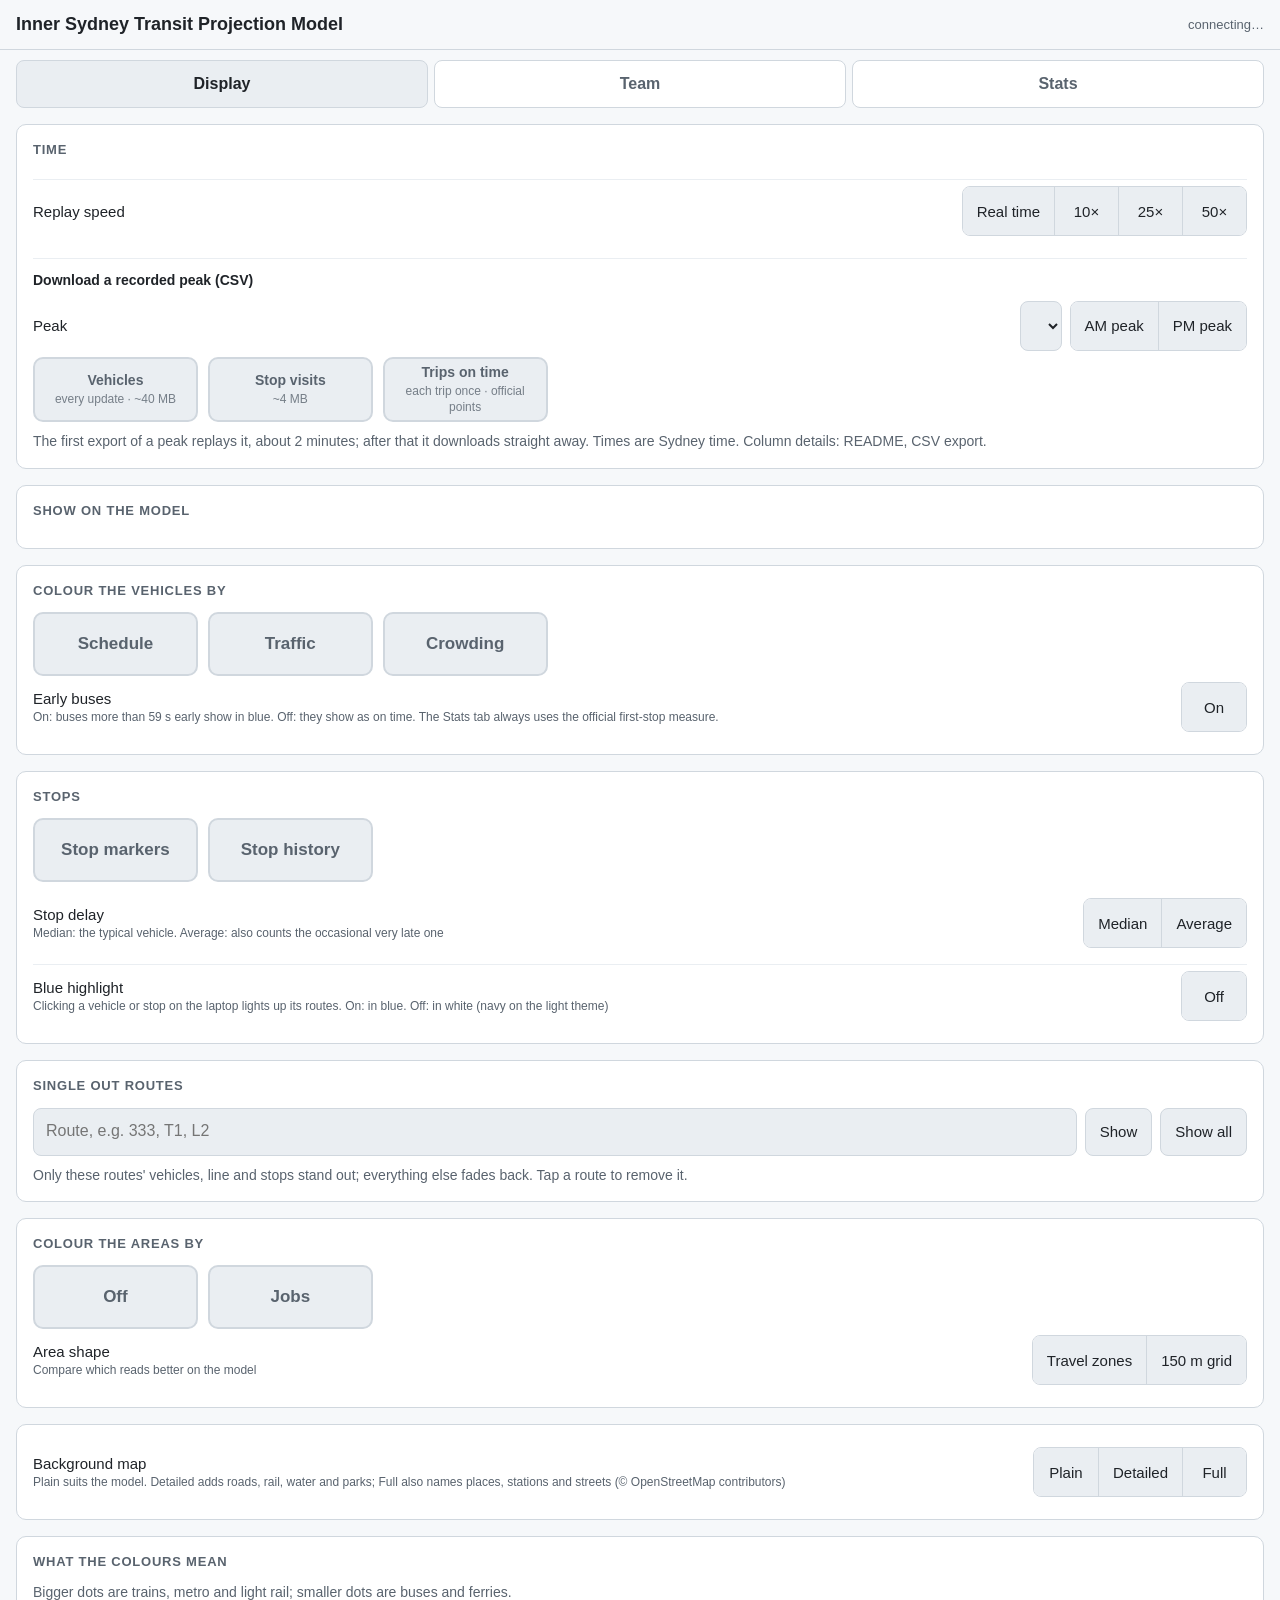
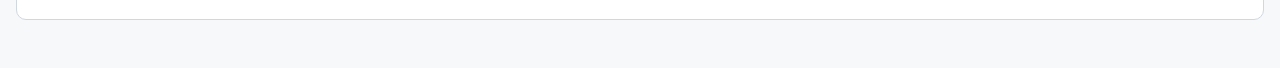
<file: renderer/controller.html>
<!doctype html>
<html>
<head>
<meta charset="utf-8" />
<meta name="viewport" content="width=device-width, initial-scale=1, maximum-scale=1" />
<title>Inner Sydney Transit Projection Model — Controller</title>
<style>
  /* The tablet next to the model. The projector mirrors the laptop screen, so
     every control lives here instead of on the projected image. Three tabs:
     Display (visitors), Team (alignment, health), Stats (what used to be /stats).
     Sizing is for fingers: every control is at least 48px tall. */
  * { box-sizing: border-box; }
  [hidden] { display: none !important; }
  :root {
    --bg: #0a0e14; --fg: #e6edf3; --muted: #7d8590; --warn: #f0883e; --bad: #ff6b6b;
    --panel-bg: #11161d; --panel-border: #21262d; --track-bg: #1c2129;
    --on-bg: #1f6feb; --on-fg: #ffffff;
    --bar-green: #39ff6a; --bar-blue: #bfe8ff; --ok: #3fb950;
  }
  @media (prefers-color-scheme: light) {
    :root {
      --bg: #f6f8fa; --fg: #1f2328; --muted: #59636e; --warn: #9a6700; --bad: #cf222e;
      --panel-bg: #ffffff; --panel-border: #d0d7de; --track-bg: #eaeef2;
      --on-bg: #0969da; --on-fg: #ffffff;
      --bar-green: #1a7f37; --bar-blue: #0969da; --ok: #1a7f37;
    }
  }
  html, body {
    margin: 0; padding: 0; min-height: 100%;
    background: var(--bg); color: var(--fg);
    font: 16px/1.4 -apple-system, BlinkMacSystemFont, "Segoe UI", sans-serif;
    -webkit-tap-highlight-color: transparent; user-select: none;
  }
  header {
    position: sticky; top: 0; z-index: 5; background: var(--bg);
    display: flex; align-items: center; gap: 12px; padding: 12px 16px;
    border-bottom: 1px solid var(--panel-border);
  }
  header h1 { font-size: 18px; margin: 0; font-weight: 600; flex: 1; }
  #link { font-size: 13px; color: var(--muted); }
  #link.down { color: var(--bad); }
  nav { display: flex; gap: 6px; padding: 10px 16px; }
  nav button {
    flex: 1; min-height: 48px; font: inherit; font-weight: 600; border-radius: 8px; cursor: pointer;
    background: var(--panel-bg); color: var(--muted); border: 1px solid var(--panel-border);
  }
  nav button[aria-selected="true"] { background: var(--track-bg); color: var(--fg); }
  main { padding: 6px 16px 32px; }
  .tab[hidden] { display: none; }
  section {
    background: var(--panel-bg); border: 1px solid var(--panel-border); border-radius: 10px;
    padding: 16px; margin-bottom: 16px;
  }
  section h2 {
    font-size: 13px; text-transform: uppercase; letter-spacing: 0.06em; color: var(--muted); margin: 0 0 12px;
  }
  .toggles { display: grid; grid-template-columns: repeat(auto-fill, minmax(150px, 1fr)); gap: 10px; }
  .toggle {
    min-height: 64px; font: inherit; font-size: 17px; font-weight: 600; border-radius: 10px; cursor: pointer;
    background: var(--track-bg); color: var(--muted); border: 2px solid var(--panel-border);
  }
  .toggle[aria-pressed="true"] { background: var(--on-bg); color: var(--on-fg); border-color: var(--on-bg); }
  .toggle:disabled { opacity: 0.4; cursor: default; }
  .legend { display: grid; grid-template-columns: repeat(auto-fill, minmax(150px, 1fr)); gap: 8px 16px; font-size: 15px; }
  .legend div { display: flex; align-items: center; gap: 10px; }
  .legend.defs { grid-template-columns: repeat(auto-fill, minmax(260px, 1fr)); gap: 12px 20px; }
  .legend.defs div { align-items: flex-start; }
  .legend.defs .swatch { margin-top: 3px; flex-shrink: 0; }
  .legend.defs small { display: block; color: var(--muted); font-size: 13px; line-height: 1.35; margin-top: 2px; }
  .swatch { width: 16px; height: 16px; border-radius: 50%; flex-shrink: 0; background: #000; }
  #now-showing { font-size: 17px; font-weight: 600; margin-bottom: 10px; }
  #now-showing small { display: block; font-size: 13px; font-weight: 400; color: var(--muted); }
  .transport { display: flex; gap: 8px; margin-bottom: 12px; }
  .transport #play-pause { min-width: 110px; font-weight: 600; }
  /* Tap anywhere on the track to jump there; the tall hit area is for fingers. */
  .timeline { position: relative; height: 36px; cursor: pointer; touch-action: none; }
  .timeline::before { content: ""; position: absolute; left: 0; right: 0; top: 15px; height: 6px; border-radius: 3px; background: var(--track-bg); }
  .timeline-fill { position: absolute; left: 0; top: 15px; height: 6px; width: 0; border-radius: 3px; background: var(--on-bg); }
  .timeline-thumb { position: absolute; top: 8px; width: 20px; height: 20px; margin-left: -10px; border-radius: 50%; background: var(--on-bg); border: 2px solid var(--fg); left: 0; }
  .timeline-labels { display: flex; justify-content: space-between; font-size: 13px; color: var(--muted); margin: 2px 0 12px; font-variant-numeric: tabular-nums; }
  #tl-now { color: var(--fg); font-weight: 600; }
  #session-choices { margin-bottom: 8px; }
  #session-choices .toggle, #export-buttons .toggle { font-size: 14px; min-height: 56px; padding: 4px 8px; }
  #session-choices .toggle small, #export-buttons .toggle small { display: block; font-weight: 400; font-size: 12px; opacity: 0.8; }
  #legend h3 { font-size: 14px; font-weight: 600; margin: 0 0 8px; }
  h3.sub { font-size: 14px; font-weight: 600; margin: 16px 0 4px; padding-top: 12px; border-top: 1px solid var(--track-bg); }
  #legend .legend + h3, #legend .note + h3 { margin-top: 16px; }
  .note { color: var(--muted); font-size: 14px; margin: 10px 0 0; }

  .row { display: flex; align-items: center; justify-content: space-between; gap: 12px; padding: 6px 0; }
  .row + .row { border-top: 1px solid var(--track-bg); }
  .row .label { font-size: 15px; }
  .row .label small { display: block; color: var(--muted); font-size: 12px; }
  .seg { display: inline-flex; flex-shrink: 0; border: 1px solid var(--panel-border); border-radius: 8px; overflow: hidden; }
  .seg button, .btn {
    font: inherit; font-size: 15px; min-height: 48px; min-width: 64px; padding: 0 14px; cursor: pointer;
    background: var(--track-bg); color: var(--fg); border: none;
  }
  .btn { border: 1px solid var(--panel-border); border-radius: 8px; }
  .seg button + button { border-left: 1px solid var(--panel-border); }
  .seg button[aria-pressed="true"] { background: var(--on-bg); color: var(--on-fg); }
  .seg button:disabled { opacity: 0.4; cursor: default; }
  /* Phone width: a row's buttons go under its label and share the width,
     rather than running off the edge */
  @media (max-width: 560px) {
    .row { flex-wrap: wrap; }
    .row > .seg { flex: 1 1 100%; }
    .row > .seg button { flex: 1; min-width: 0; padding: 0 6px; }
  }
  .day-pick { display: flex; gap: 8px; flex-wrap: wrap; justify-content: flex-end; }
  .day-pick select {
    font: inherit; font-size: 15px; min-height: 48px; padding: 0 10px; cursor: pointer;
    background: var(--track-bg); color: var(--fg); border: 1px solid var(--panel-border); border-radius: 8px;
  }
  .btn.warn { color: var(--warn); }

  .nudge { display: grid; grid-template-columns: repeat(3, 64px); grid-template-rows: repeat(3, 56px); gap: 6px; }
  .nudge button { font-size: 22px; }
  .nudge-wrap { display: flex; flex-wrap: wrap; gap: 20px; align-items: center; }
  .nudge-side { display: flex; flex-direction: column; gap: 8px; }
  .nudge-side .seg { align-self: flex-start; }
  #nudge-readout, #corners-readout { font: 13px ui-monospace, monospace; color: var(--muted); }

  .health-grid { display: grid; grid-template-columns: 1fr auto auto; gap: 4px 16px; font-size: 14px; }
  .health-grid .head { color: var(--muted); font-size: 12px; text-transform: uppercase; }
  .num { text-align: right; font-variant-numeric: tabular-nums; }
  .route-pick { display: flex; gap: 8px; flex-wrap: wrap; }
  .route-pick input {
    flex: 1; min-width: 160px; min-height: 48px; padding: 0 12px; font: inherit; user-select: text;
    background: var(--track-bg); color: var(--fg); border: 1px solid var(--panel-border); border-radius: 8px;
  }
  #route-chips { display: flex; flex-wrap: wrap; gap: 8px; margin-top: 10px; }
  #route-chips:empty { display: none; }
  .chip {
    display: inline-flex; align-items: center; gap: 8px; min-height: 44px; padding: 0 4px 0 12px; cursor: pointer;
    font: inherit; font-size: 15px; font-weight: 600; color: var(--fg); text-align: left;
    background: var(--track-bg); border: 2px solid var(--panel-border); border-radius: 22px;
  }
  .chip .dot { width: 12px; height: 12px; border-radius: 50%; flex-shrink: 0; }
  .chip .x { color: var(--muted); font-size: 20px; padding: 0 8px; }
  .stale { color: var(--warn); }

  /* Stats tab -- carried over from the old /stats page. */
  .mode-row, .headers { display: grid; grid-template-columns: 120px repeat(3, minmax(0, 1fr)); gap: 10px; align-items: center; }
  .mode-row { padding: 8px 0; border-top: 1px solid var(--track-bg); }
  .mode-row:first-of-type { border-top: none; }
  .mode-name { font-weight: 600; font-size: 14px; }
  .window-label { font-size: 10px; color: var(--muted); text-transform: uppercase; text-align: center; }
  .window-stat { text-align: center; }
  .window-stat .pct { font-size: 20px; font-weight: 700; }
  .window-stat .bar { height: 5px; border-radius: 3px; background: var(--track-bg); margin: 5px 0 3px; overflow: hidden; }
  .window-stat .bar-fill { height: 100%; background: var(--bar-green); }
  .window-stat .breakdown { font-size: 10px; color: var(--muted); overflow-wrap: break-word; }
  @media (max-width: 560px) {
    .mode-row, .headers { grid-template-columns: 72px repeat(3, minmax(0, 1fr)); gap: 8px; }
    .mode-name { font-size: 13px; }
    .window-stat .pct { font-size: 16px; }
  }
  .alert-count { font-size: 42px; font-weight: 700; line-height: 1; }
  .alert-count.zero { color: var(--ok); }
  .alert-count.nonzero { color: var(--warn); }
  .alert-sub { color: var(--muted); font-size: 13px; margin-top: 6px; }
  .severity-chip { display: inline-block; background: var(--track-bg); border-radius: 4px; padding: 2px 8px; margin: 2px 4px 2px 0; font-size: 12px; }
  .route-list { font-size: 12px; color: var(--muted); margin-top: 10px; word-break: break-all; }
  .interchange-row { display: flex; align-items: center; gap: 10px; padding: 6px 0; }
  .interchange-name { width: 110px; flex-shrink: 0; font-size: 13px; }
  .interchange-bar-track { flex: 1; height: 14px; background: var(--track-bg); border-radius: 3px; overflow: hidden; }
  .interchange-bar-fill { height: 100%; background: var(--bar-blue); }
  .interchange-count { width: 28px; text-align: right; font-variant-numeric: tabular-nums; font-size: 13px; }
  .stats-grid { display: grid; grid-template-columns: 1.6fr 1fr; gap: 16px; align-items: start; }
  @media (max-width: 900px) { .stats-grid { grid-template-columns: minmax(0, 1fr); } }
  .stats-grid section { margin-bottom: 0; }
  .stats-side { display: flex; flex-direction: column; gap: 16px; }
</style>
</head>
<body>
<header>
  <h1>Inner Sydney Transit Projection Model</h1>
  <div id="link">connecting…</div>
</header>
<nav role="tablist">
  <button role="tab" data-tab="display" aria-selected="true">Display</button>
  <button role="tab" data-tab="team" aria-selected="false">Team</button>
  <button role="tab" data-tab="stats" aria-selected="false">Stats</button>
</nav>

<main>
  <div class="tab" id="tab-display">
    <section>
      <h2>Time</h2>
      <div id="now-showing"></div>
      <div id="replay-controls" hidden>
        <div class="transport">
          <button class="btn" id="play-pause">Pause</button>
          <button class="btn" data-skip="-5">−5 min</button>
          <button class="btn" data-skip="5">+5 min</button>
        </div>
        <div class="timeline" id="timeline" role="slider" aria-label="Replay position" tabindex="0">
          <div class="timeline-fill"></div>
          <div class="timeline-thumb"></div>
        </div>
        <div class="timeline-labels"><span id="tl-start"></span><span id="tl-now"></span><span id="tl-end"></span></div>
      </div>
      <div class="toggles" id="session-choices"></div>
      <div class="row" id="peak-row" hidden>
        <div class="label">Recorded peak<small id="peak-note"></small></div>
        <div class="day-pick">
          <select id="peak-day" aria-label="Recorded day"></select>
          <div class="seg" id="peak-seg">
            <button data-peak="am">AM peak</button>
            <button data-peak="pm">PM peak</button>
          </div>
        </div>
      </div>
      <div class="row" id="speed-row">
        <div class="label">Replay speed</div>
        <div class="seg" id="speed-seg">
          <button data-speed="1">Real time</button>
          <button data-speed="10">10×</button>
          <button data-speed="25">25×</button>
          <button data-speed="50">50×</button>
        </div>
      </div>
      <div id="export-block">
        <h3 class="sub">Download a recorded peak (CSV)</h3>
        <div class="row">
          <div class="label">Peak<small id="export-note"></small></div>
          <div class="day-pick">
            <select id="export-day" aria-label="Day to export"></select>
            <div class="seg" id="export-peak-seg">
              <button data-export-peak="am">AM peak</button>
              <button data-export-peak="pm">PM peak</button>
            </div>
          </div>
        </div>
        <div class="toggles" id="export-buttons">
          <button class="toggle" data-export="vehicles">Vehicles<small>every update · ~40 MB</small></button>
          <button class="toggle" data-export="stop_visits">Stop visits<small>~4 MB</small></button>
          <button class="toggle" data-export="trips">Trips on time<small>each trip once · official points</small></button>
        </div>
        <p class="note" id="export-status">The first export of a peak replays it, about 2 minutes; after that it downloads straight away. Times are Sydney time. Column details: README, CSV export.</p>
      </div>
    </section>
    <section>
      <h2>Show on the model</h2>
      <div class="toggles" id="mode-toggles"></div>
    </section>
    <section>
      <h2>Colour the vehicles by</h2>
      <div class="toggles" id="lens-choices">
        <button class="toggle" data-lens="adherence">Schedule</button>
        <button class="toggle" data-lens="congestion">Traffic</button>
        <button class="toggle" data-lens="crowding">Crowding</button>
      </div>
      <div class="row" id="early-row">
        <div class="label">Early buses<small>On: buses more than 59 s early show in blue. Off: they show as on time. The Stats tab always uses the official first-stop measure.</small></div>
        <div class="seg"><button data-control="early_buses">On</button></div>
      </div>
    </section>
    <section>
      <h2>Stops</h2>
      <div class="toggles">
        <button class="toggle" data-control="stops" aria-pressed="false">Stop markers</button>
        <button class="toggle" data-control="stop_history" aria-pressed="false">Stop history</button>
      </div>
      <div class="row" style="margin-top:10px">
        <div class="label">Stop delay<small>Median: the typical vehicle. Average: also counts the occasional very late one</small></div>
        <div class="seg" id="stop-metric-seg">
          <button data-stop-metric="median">Median</button>
          <button data-stop-metric="mean">Average</button>
        </div>
      </div>
      <div class="row" style="margin-top:10px">
        <div class="label">Blue highlight<small>Clicking a vehicle or stop on the laptop lights up its routes. On: in blue. Off: in white (navy on the light theme)</small></div>
        <div class="seg"><button data-control="blue_highlight">Off</button></div>
      </div>
    </section>
    <section>
      <h2>Single out routes</h2>
      <div class="route-pick">
        <input id="route-input" list="route-list" placeholder="Route, e.g. 333, T1, L2" autocomplete="off" />
        <datalist id="route-list"></datalist>
        <button class="btn" id="route-add">Show</button>
        <button class="btn" id="route-clear">Show all</button>
      </div>
      <div id="route-chips"></div>
      <p class="note" id="route-note">Only these routes' vehicles, line and stops stand out; everything else fades back. Tap a route to remove it.</p>
    </section>
    <section>
      <h2>Colour the areas by</h2>
      <div class="toggles" id="area-choices">
        <button class="toggle" data-area="none">Off</button>
        <button class="toggle" data-area="jobs">Jobs</button>
      </div>
      <div class="row">
        <div class="label">Area shape<small>Compare which reads better on the model</small></div>
        <div class="seg" id="unit-seg">
          <button data-unit="zones">Travel zones</button>
          <button data-unit="grid">150 m grid</button>
        </div>
      </div>
    </section>
    <section>
      <div class="row">
        <div class="label">Background map<small>Plain suits the model. Detailed adds roads, rail, water and parks; Full also names places, stations and streets (© OpenStreetMap contributors)</small></div>
        <div class="seg" id="basemap-seg">
          <button data-basemap="plain">Plain</button>
          <button data-basemap="detailed">Detailed</button>
          <button data-basemap="full">Full</button>
        </div>
      </div>
    </section>
    <section>
      <h2>What the colours mean</h2>
      <div id="legend"></div>
      <p class="note">Bigger dots are trains, metro and light rail; smaller dots are buses and ferries.</p>
    </section>
  </div>

  <div class="tab" id="tab-team" hidden>
    <div id="team-panel">
      <section>
        <h2>Projection</h2>
        <div class="row">
          <div class="label">Theme<small>Dark for the model, light for screens</small></div>
          <div class="seg" id="theme-seg">
            <button data-theme-choice="dark">Dark</button>
            <button data-theme-choice="light">Light</button>
          </div>
        </div>
        <div class="row">
          <div class="label">Verification overlay<small>Bright corridors, to check alignment</small></div>
          <div class="seg"><button data-control="verify">Off</button></div>
        </div>
        <div class="row">
          <div class="label">Status line on projection<small>Vehicle count, connection, nudge</small></div>
          <div class="seg"><button data-control="hud">Off</button></div>
        </div>
      </section>

      <section>
        <h2>Alignment</h2>
        <div class="row">
          <div class="label">Corner fit<small>Drag the four corners on the laptop onto the model's corners (or F)</small></div>
          <button class="btn warn" id="corners-toggle">Start</button>
        </div>
        <div class="row">
          <div class="label">Arrows move<small>The whole map, or one corner for fine fitting</small></div>
          <div class="seg" id="target-seg">
            <button data-target="map">Whole map</button>
            <button data-target="tl">NW</button>
            <button data-target="tr">NE</button>
            <button data-target="bl">SW</button>
            <button data-target="br">SE</button>
          </div>
        </div>
        <div class="nudge-wrap">
          <div class="nudge">
            <span></span><button class="btn" data-nudge="0,-1">↑</button><span></span>
            <button class="btn" data-nudge="-1,0">←</button>
            <button class="btn" id="step-toggle" title="Step size">2px</button>
            <button class="btn" data-nudge="1,0">→</button>
            <span></span><button class="btn" data-nudge="0,1">↓</button><span></span>
          </div>
          <div class="nudge-side">
            <div class="seg">
              <button data-scale="-1">Smaller</button>
              <button data-scale="1">Bigger</button>
            </div>
            <button class="btn" id="nudge-reset">Reset nudge</button>
            <button class="btn" id="corners-reset">Reset corners</button>
            <div id="nudge-readout"></div>
            <div id="corners-readout"></div>
          </div>
        </div>
        <p class="note">Nudge fixes small drift between sessions. If it's off by more than a few centimetres on the model, recalibrate.</p>
        <div class="row">
          <div class="label">Crosshair calibration<small>Drag crosshairs on the laptop; saving resets the nudge</small></div>
          <button class="btn warn" id="calibrate-toggle">Start</button>
        </div>
      </section>

      <section>
        <h2>System health</h2>
        <div id="health"></div>
      </section>
    </div>
  </div>

  <div class="tab" id="tab-stats" hidden>
    <div class="stats-grid">
      <section>
        <h2>On time by mode (per trip)</h2>
        <div class="headers">
          <div></div>
          <div class="window-label">15 min</div>
          <div class="window-label">1 hour</div>
          <div class="window-label">2 hours</div>
        </div>
        <div id="adherence-table"></div>
        <p class="note">Each trip counted once, where TfNSW measures it: buses as they leave their first stop (Greater Sydney Bus Contract: 59 s early to 5 min 59 s late), other modes by the predicted delay at their final stop (TfNSW punctuality: within 5 min, 6 min intercity). Trips with no live prediction aren't counted; cancelled ones count as not on time. Buses starting outside the model aren't seen leaving their first stop, so they aren't counted.</p>
      </section>
      <div class="stats-side">
        <section>
          <h2>Active service alerts</h2>
          <div id="alerts-panel"></div>
        </section>
        <section>
          <h2>Interchange activity (last 5 min)</h2>
          <div id="interchange-panel"></div>
        </section>
      </div>
    </div>
  </div>
</main>

<script>
"use strict";

const MODE_LABEL = {
  sydneytrains: "Sydney Trains", metro: "Metro", nswtrains: "NSW Trains",
  lightrail_innerwest: "Light Rail (IW)", lightrail_cbdandsoutheast: "Light Rail (CBD)",
  buses: "Buses", ferries: "Ferries",
};
const MODE_ORDER = ["sydneytrains", "metro", "lightrail_innerwest", "lightrail_cbdandsoutheast", "nswtrains", "buses", "ferries"];
const GROUP_LABEL = { trains: "Trains", metro: "Metro", lightrail: "Light rail", buses: "Buses", ferries: "Ferries" };
const WINDOWS = [900, 3600, 7200]; // per-trip punctuality windows (engine/normalise/aggregate.py)

// Same dark-theme colours as the projector (renderer/index.html), so the
// legend matches what's on the model. Each item is [colour, name, definition];
// the cut-offs come from /config and /areas?meta=1 where the engine sets them,
// so they can't drift from what's drawn.
const GREY = "#93a3b5";
const ADHERENCE_NAMES = {
  suburban_rail: "trains", intercity: "intercity trains", metro: "metro",
  light_rail: "light rail", bus: "buses", ferry: "ferries",
};
const minutes = (s) => `${+(s / 60).toFixed(1)}`;

// "5 min trains, metro, light rail & ferries; 6 min intercity trains", from {category: seconds}
function perMode(fmt, t = cfg.punctuality.late_seconds) {
  const byValue = new Map();
  for (const [cat, name] of Object.entries(ADHERENCE_NAMES)) {
    if (t[cat] == null) continue;
    if (!byValue.has(t[cat])) byValue.set(t[cat], []);
    byValue.get(t[cat]).push(name);
  }
  const join = (names) => names.length > 1 ? `${names.slice(0, -1).join(", ")} & ${names.at(-1)}` : names[0];
  return [...byValue].map(([s, names]) => `${fmt(s)} ${join(names)}`).join("; ");
}

const LEGENDS = {
  adherence: {
    title: "Vehicles: on schedule?",
    items: () => {
      const late = cfg.punctuality.late_seconds, early = cfg.punctuality.early_seconds || {};
      const clock = (s) => (s < 60 ? `${s} s` : s % 60 ? `${Math.floor(s / 60)} min ${s % 60} s` : `${s / 60} min`);
      const items = [
        ["#4da3ff", "Early", `Buses more than ${clock(early.bus ?? 59)} early (Greater Sydney Bus Contract). Leaving early means passengers miss the bus. Other modes aren't marked early: TfNSW's rail standard doesn't count running early against a train.`],
        ["#39ff6a", "On time", `Up to ${clock(late.suburban_rail)} late: Sydney Trains (TfNSW punctuality standard). Up to ${clock(late.intercity)}: intercity trains (TfNSW). Up to ${clock(late.bus)} late and no more than ${clock(early.bus ?? 59)} early: buses (Greater Sydney Bus Contract, 2023). Up to ${clock(late.metro)}: metro, light rail & ferries (no published standard found; TfNSW's Sydney Trains standard applied by the project).`],
        ["#ffb020", "Late", "Later than the on-time limit for its mode."],
        ["#c81c2e", "Missed its slot / cancelled", "Later than the on-time limit and also later than the scheduled gap to the next trip on its route and direction, so the next service would have come sooner (the project's own category, from the timetable). Or TfNSW has cancelled the trip. Sydney Trains, Metro and CBD light rail can't be matched to timetabled trips, so they show Late instead."],
        [GREY, "No schedule data", "No live delay prediction for the vehicle's trip, so it can't be compared with the timetable."],
      ];
      if (!control.early_buses) { // Early buses switch off: early ones are drawn green
        items.splice(0, 1);
        items[0][2] += " The Early buses switch is off, so buses running early show as on time too.";
      }
      return items;
    },
    note: "The colour is TfNSW's live predicted delay at the vehicle's next stop, wherever it is. TfNSW's official figures measure trains at their final destination and buses as they leave their first stop; the Stats tab counts each trip once that way.",
  },
  congestion: {
    title: "Traffic (reported by Transport for NSW)",
    items: () => [
      ["#3ddc84", cfg.congestion_labels[0], "Level 0: the bus reports RUNNING_SMOOTHLY."],
      ["#ffd23f", cfg.congestion_labels[1], "Level 1: STOP_AND_GO."],
      ["#ff8c1a", cfg.congestion_labels[2], "Level 2: CONGESTION."],
      ["#ff2e4d", cfg.congestion_labels[3], "Level 3: SEVERE_CONGESTION."],
      [GREY, "Not reported", "UNKNOWN or missing. Always the case for trains and metro on tracks, which aren't in road traffic."],
    ],
    note: "Each bus's own congestion field in TfNSW's live feed. TfNSW doesn't publish the speeds or delays behind its four levels, so there are no numbers to give; \"Traffic (our measure)\" is the version with stated cut-offs.",
  },
  crowding: {
    title: "Crowding (reported by Transport for NSW)",
    items: () => [
      ["#5ec8ff", cfg.crowding_labels[0], "Level 0: EMPTY or MANY_SEATS_AVAILABLE."],
      ["#b48cff", cfg.crowding_labels[1], "Level 1: FEW_SEATS_AVAILABLE."],
      ["#ff7ad9", cfg.crowding_labels[2], "Level 2: STANDING_ROOM_ONLY."],
      ["#ff2e4d", cfg.crowding_labels[3], "Level 3: CRUSHED_STANDING_ROOM_ONLY, FULL or NOT_ACCEPTING_PASSENGERS."],
      [GREY, "Not reported", "The vehicle sends no occupancy."],
    ],
    note: "Each vehicle's occupancy field in TfNSW's live feed: categories, not passenger counts. Trains report each carriage; the middle carriage is shown.",
  },
};

let areaMeta = null; // {available, meta} from /areas?meta=1

// round swatches for dots, square ones for areas
function defItems(items, round = false) {
  const shape = round ? "" : ";border-radius:3px";
  return `<div class="legend defs">${items.map(([c, name, def]) =>
    `<div><span class="swatch" style="background:${c}${shape}"></span><span>${name}${def ? `<small>${def}</small>` : ""}</span></div>`).join("")}</div>`;
}

const FIFTHS = ["Lowest fifth", "Second fifth", "Middle fifth", "Fourth fifth", "Highest fifth"];
const fmt = (n) => Math.round(n).toLocaleString("en-AU");

// "120–1,450 jobs" per fifth, from the server's actual ranges for the unit on show
function rangeItems(colors, layer, noun) {
  const unit = control.area_unit === "grid" ? "grid" : "zones";
  const ranges = areaMeta && areaMeta.meta.ranges ? areaMeta.meta.ranges[unit][layer] : null;
  const per = unit === "grid" ? `per ${areaMeta ? areaMeta.meta.grid_cell_m : 150} m square` : "per travel zone";
  return colors.map((c, i) => {
    const r = ranges && ranges[i];
    const span = i === 0 ? `Up to ${fmt(r && r[1])}` : r && `${fmt(r[0])}–${fmt(r[1])}`; // area shares of a job round down to 0
    return [c, FIFTHS[i], r ? `${span} ${noun} ${per}` : ""];
  });
}

const AREA_LEGENDS = {
  jobs: {
    title: "Jobs (TfNSW TZP24 projections)",
    items: () => rangeItems(["#2a2f6b", "#43449e", "#6a56c9", "#9d6be3", "#d892ff"], "jobs", "jobs"),
    note: (m) => `People employed in each area in ${m.jobs_year}: where jobs are, not where people live. Areas are ranked and split into five equal-sized groups; areas with no jobs aren't coloured. Zones differ in size, so a big zone can rank high on size alone.`,
  },
};

function areaLegend(key) {
  const def = AREA_LEGENDS[key];
  const note = areaMeta && areaMeta.meta.jobs_year ? `<p class="note">${def.note(areaMeta.meta)}</p>` : "";
  return `<h3>Areas: ${def.title}</h3>${defItems(def.items())}${note}<p class="note">Vehicles turn white while an area layer is on.</p>`;
}

// Stop history: same bands as renderer/index.html (STOP_DELAY_BANDS_S, STOP_CROWDED_BANDS)
function stopHistoryLegend() {
  const crowding = control.lens === "crowding";
  const items = crowding
    ? [["#5ec8ff", "Under 10%"], ["#b48cff", "10% to under 25%"], ["#ff7ad9", "25% to under 50%"], ["#ff2e4d", "50% or more"]]
    : [["#39ff6a", "Under 1 min late"], ["#ffd23f", "1 to under 2 min"], ["#ff8c1a", "2 to under 4 min"], ["#c81c2e", "4 min or more late"]];
  const what = crowding
    ? "Share of arrivals with few seats or fuller (crowding level 1 or more)"
    : `${control.stop_metric === "mean" ? "Mean" : "Median"} delay on arrival (early counts as under 1 min)`;
  return `<h3>Stops: history</h3>${defItems(items.map(([c, n]) => [c, n, ""]), true)}<p class="note">${what}, over every stop visit recorded live so far. Stops with fewer than 20 visits aren't coloured.</p>`;
}

function lensLegend(key) {
  const def = LEGENDS[key];
  return `${defItems(def.items(), true)}<p class="note">${def.note}</p>`;
}

function renderLegend() {
  const parts = [];
  if (control.area_layer !== "none") parts.push(areaLegend(control.area_layer));
  const lens = control.lens;
  if (control.area_layer === "none") parts.push(`<h3>${LEGENDS[lens].title}</h3>${lensLegend(lens)}`);
  if (control.stop_history) parts.push(stopHistoryLegend());
  document.getElementById("legend").innerHTML = parts.join("");
}
const NUDGE_STEPS = [2, 20];
const SCALE_STEP = 0.002;

let cfg = null;
let control = null; // server's display-control state; null until the first message
let ws = null;
let nudgeStep = NUDGE_STEPS[0];
let nudgeTarget = "map"; // or a corner: "tl", "tr", "br", "bl"
let sessions = []; // replayable recordings, from /recordings
let lastPlayback = null;

// --- Tabs --------------------------------------------------------------------

function showTab(name) {
  document.querySelectorAll("nav button").forEach((b) => b.setAttribute("aria-selected", String(b.dataset.tab === name)));
  document.querySelectorAll(".tab").forEach((t) => { t.hidden = t.id !== `tab-${name}`; });
  if (location.hash !== `#${name}`) history.replaceState(null, "", `#${name}`);
  if (name === "stats") refreshStats();
  if (name === "team") refreshHealth();
}
document.querySelector("nav").addEventListener("click", (ev) => {
  const b = ev.target.closest("button[data-tab]");
  if (b) showTab(b.dataset.tab);
});

// --- Server connection -------------------------------------------------------
// Every button sends a patch; the page only changes when the server's state
// comes back, so two controllers (or the laptop keyboard) never disagree.

function sendControl(patch) {
  if (ws && ws.readyState === WebSocket.OPEN) ws.send(JSON.stringify({ control: patch }));
}

function connect() {
  const proto = location.protocol === "https:" ? "wss:" : "ws:";
  ws = new WebSocket(`${proto}//${location.host}/ws`);
  const link = document.getElementById("link");
  ws.onopen = () => { link.textContent = "connected"; link.className = ""; };
  ws.onclose = () => {
    link.textContent = "disconnected — retrying"; link.className = "down";
    setTimeout(connect, 1000);
  };
  ws.onerror = () => ws.close();
  ws.onmessage = (ev) => {
    const msg = JSON.parse(ev.data);
    if (msg.control) render(msg.control);
    else if (msg.control_error) console.warn("control rejected:", msg.control_error);
    else if (msg.playback) renderPlayback(msg.playback);
    // the controller doesn't draw vehicles, it only reads the playback clock
  };
}

// --- Rendering control state -------------------------------------------------

function buildModeToggles() {
  const box = document.getElementById("mode-toggles");
  box.innerHTML = "";
  for (const group of Object.keys(cfg.mode_groups)) {
    const b = document.createElement("button");
    b.className = "toggle";
    b.dataset.group = group;
    b.textContent = GROUP_LABEL[group] || group;
    b.setAttribute("aria-pressed", "true");
    b.addEventListener("click", () => {
      if (control) sendControl({ modes: { [group]: !control.modes[group] } });
    });
    box.appendChild(b);
  }
}

function render(next) {
  control = next;
  document.querySelectorAll("#mode-toggles .toggle").forEach((b) => {
    b.setAttribute("aria-pressed", String(control.modes[b.dataset.group] !== false));
  });
  document.querySelectorAll("[data-control]").forEach((b) => {
    const on = !!control[b.dataset.control];
    b.setAttribute("aria-pressed", String(on));
    if (b.closest(".seg")) b.textContent = on ? "On" : "Off";
  });
  document.querySelectorAll("#theme-seg button").forEach((b) => {
    b.setAttribute("aria-pressed", String(b.dataset.themeChoice === control.theme));
  });
  document.querySelectorAll("[data-lens]").forEach((b) => b.setAttribute("aria-pressed", String(b.dataset.lens === control.lens)));
  document.getElementById("early-row").hidden = control.lens !== "adherence";
  document.querySelectorAll("[data-area]").forEach((b) => {
    b.setAttribute("aria-pressed", String(b.dataset.area === control.area_layer));
    if (b.dataset.area !== "none") b.disabled = !(areaMeta && areaMeta.available[b.dataset.area]);
  });
  document.querySelectorAll("[data-unit]").forEach((b) => b.setAttribute("aria-pressed", String(b.dataset.unit === control.area_unit)));
  document.querySelectorAll("[data-stop-metric]").forEach((b) => b.setAttribute("aria-pressed", String(b.dataset.stopMetric === control.stop_metric)));
  document.querySelectorAll("[data-basemap]").forEach((b) => {
    b.setAttribute("aria-pressed", String(b.dataset.basemap === control.basemap));
    if (b.dataset.basemap !== "plain") b.disabled = !(cfg && cfg.basemap_available);
  });
  renderRouteChips();
  renderLegend();
  renderSessions();
  document.querySelectorAll("#speed-seg button").forEach((b) => {
    b.setAttribute("aria-pressed", String(Number(b.dataset.speed) === control.playback.speed));
  });
  const cal = document.getElementById("calibrate-toggle");
  cal.textContent = control.calibrate ? "Stop" : "Start";
  const n = control.nudge;
  document.getElementById("nudge-readout").textContent =
    `x ${n.dx >= 0 ? "+" : ""}${n.dx}px  y ${n.dy >= 0 ? "+" : ""}${n.dy}px  scale ${n.scale.toFixed(3)}`;
  document.getElementById("corners-toggle").textContent = control.corners ? "Done" : "Start";
  document.querySelectorAll("#target-seg button").forEach((b) => {
    b.setAttribute("aria-pressed", String(b.dataset.target === nudgeTarget));
  });
  const w = control.warp;
  const moved = ["tl", "tr", "bl", "br"].filter((c) => w[c][0] || w[c][1]);
  document.getElementById("corners-readout").textContent = moved.length
    ? "corners " + moved.map((c) => `${CORNER_NAMES[c]} ${w[c][0]},${w[c][1]}`).join("  ")
    : "corners not moved";
}

document.addEventListener("click", (ev) => {
  const b = ev.target.closest("[data-control]");
  if (b && control) sendControl({ [b.dataset.control]: !control[b.dataset.control] });
});
document.getElementById("lens-choices").addEventListener("click", (ev) => {
  const b = ev.target.closest("[data-lens]");
  if (b) sendControl({ lens: b.dataset.lens });
});
document.getElementById("area-choices").addEventListener("click", (ev) => {
  const b = ev.target.closest("[data-area]");
  if (b && !b.disabled) sendControl({ area_layer: b.dataset.area });
});
document.getElementById("basemap-seg").addEventListener("click", (ev) => {
  const b = ev.target.closest("[data-basemap]");
  if (b && !b.disabled) sendControl({ basemap: b.dataset.basemap });
});
document.getElementById("stop-metric-seg").addEventListener("click", (ev) => {
  const b = ev.target.closest("[data-stop-metric]");
  if (b) sendControl({ stop_metric: b.dataset.stopMetric });
});

// --- Singling out routes -----------------------------------------------------

const MAX_ROUTES = 8;
const ROUTE_NOTE = "Only these routes' vehicles, line and stops stand out; everything else fades back. Tap a route to remove it.";
let routeCatalog = [];

async function loadRouteCatalog() {
  try {
    routeCatalog = await (await fetch("/routes")).json();
  } catch (_) {
    setTimeout(loadRouteCatalog, 5000);
    return;
  }
  const list = document.getElementById("route-list");
  list.innerHTML = "";
  for (const r of routeCatalog) {
    const o = document.createElement("option");
    o.value = r.name;
    o.label = r.long_name;
    list.appendChild(o);
  }
  if (control) renderRouteChips();
}

// Same palette and slots as the display (renderer/index.html ROUTE_PALETTE).
const ROUTE_PALETTE = {
  dark: ["#3987e5", "#d95926", "#199e70", "#c98500", "#d55181", "#008300", "#9085e9", "#e66767"],
  light: ["#2a78d6", "#eb6834", "#1baf7a", "#eda100", "#e87ba4", "#008300", "#6250d6", "#e34948"],
};

function routeSwatch(name) {
  const mode = matchMedia("(prefers-color-scheme: light)").matches ? "light" : "dark";
  const slot = control.route_slots ? control.route_slots[name] : undefined;
  return ROUTE_PALETTE[mode][slot ?? 0];
}

function addRoute() {
  const input = document.getElementById("route-input");
  const note = document.getElementById("route-note");
  const typed = input.value.trim();
  if (!typed) return;
  const r = routeCatalog.find((x) => x.name.toLowerCase() === typed.toLowerCase());
  const current = (control && control.routes) || [];
  if (!r) { note.textContent = `No route called "${typed}" runs through the model.`; return; }
  if (current.length >= MAX_ROUTES && !current.includes(r.name)) { note.textContent = `Up to ${MAX_ROUTES} routes at once.`; return; }
  if (!current.includes(r.name)) sendControl({ routes: [...current, r.name] });
  input.value = "";
  note.textContent = ROUTE_NOTE;
}

function renderRouteChips() {
  const box = document.getElementById("route-chips");
  box.innerHTML = "";
  for (const name of control.routes || []) {
    const r = routeCatalog.find((x) => x.name === name);
    const chip = document.createElement("button");
    chip.className = "chip";
    chip.setAttribute("aria-label", `Stop singling out route ${name}`);
    const dot = document.createElement("span");
    dot.className = "dot";
    dot.style.background = routeSwatch(name);
    const label = document.createElement("span");
    label.textContent = r && r.long_name ? `${name} · ${r.long_name}` : name;
    const x = document.createElement("span");
    x.className = "x";
    x.textContent = "×";
    chip.append(dot, label, x);
    chip.addEventListener("click", () => sendControl({ routes: control.routes.filter((n) => n !== name) }));
    box.appendChild(chip);
  }
}

document.getElementById("route-add").addEventListener("click", addRoute);
document.getElementById("route-input").addEventListener("keydown", (ev) => { if (ev.key === "Enter") addRoute(); });
document.getElementById("route-clear").addEventListener("click", () => sendControl({ routes: [] }));

document.getElementById("unit-seg").addEventListener("click", (ev) => {
  const b = ev.target.closest("[data-unit]");
  if (b) sendControl({ area_unit: b.dataset.unit });
});

async function loadAreaMeta() {
  try {
    const resp = await fetch("/areas?meta=1", { cache: "no-store" });
    const body = resp.ok ? await resp.json() : null;
    if (body && body.meta && body.meta.peak) {
      areaMeta = body;
      if (control) render(control);
      return;
    }
  } catch (_) { /* retry below */ }
  setTimeout(loadAreaMeta, 5000); // still building at server start
}

document.getElementById("theme-seg").addEventListener("click", (ev) => {
  const b = ev.target.closest("button[data-theme-choice]");
  if (b) sendControl({ theme: b.dataset.themeChoice });
});
document.querySelectorAll("[data-nudge]").forEach((b) => {
  b.addEventListener("click", () => {
    if (!control) return;
    const [x, y] = b.dataset.nudge.split(",").map(Number);
    if (nudgeTarget === "map") {
      sendControl({ nudge: { dx: control.nudge.dx + x * nudgeStep, dy: control.nudge.dy + y * nudgeStep } });
    } else {
      const [cx, cy] = control.warp[nudgeTarget];
      sendControl({ warp: { [nudgeTarget]: [cx + x * nudgeStep, cy + y * nudgeStep] } });
    }
  });
});
document.getElementById("step-toggle").addEventListener("click", (ev) => {
  nudgeStep = nudgeStep === NUDGE_STEPS[0] ? NUDGE_STEPS[1] : NUDGE_STEPS[0];
  ev.target.textContent = `${nudgeStep}px`;
});
document.querySelectorAll("[data-scale]").forEach((b) => {
  b.addEventListener("click", () => {
    if (control) sendControl({ nudge: { scale: control.nudge.scale + Number(b.dataset.scale) * SCALE_STEP } });
  });
});
document.getElementById("nudge-reset").addEventListener("click", () => {
  sendControl({ nudge: { dx: 0, dy: 0, scale: 1 } });
});
const CORNER_NAMES = { tl: "NW", tr: "NE", br: "SE", bl: "SW" };
document.getElementById("target-seg").addEventListener("click", (ev) => {
  const b = ev.target.closest("[data-target]");
  if (!b) return;
  nudgeTarget = b.dataset.target;
  if (control) render(control);
});
document.getElementById("corners-toggle").addEventListener("click", () => {
  if (control) sendControl({ corners: !control.corners, calibrate: false });
});
document.getElementById("corners-reset").addEventListener("click", () => {
  sendControl({ warp: { tl: [0, 0], tr: [0, 0], br: [0, 0], bl: [0, 0] } });
});
document.getElementById("calibrate-toggle").addEventListener("click", () => {
  if (control) sendControl({ calibrate: !control.calibrate });
});

// --- Time: live or a recorded peak --------------------------------------------

const sydneyTime = (t) => new Date(t * 1000).toLocaleTimeString("en-AU", {
  timeZone: "Australia/Sydney", hour: "numeric", minute: "2-digit",
});

async function refreshSessions() {
  try {
    const resp = await fetch("/recordings", { cache: "no-store" });
    if (resp.ok) sessions = await resp.json();
  } catch (_) {
    setTimeout(refreshSessions, 5000); // server still starting; don't wait for the minute timer
    return;
  }
  renderSessions();
}

// A recorded peak's id is "<YYYY-MM-DD>-<am|pm>"; anything else (live, latest) gets a button
const PEAK_ID = /^(\d{4}-\d{2}-\d{2})-(am|pm)$/;
let replayOpen = false; // "Replay mode" tapped: show the day picker (always shown while a recorded peak plays)
let pickedDay = null; // the day in the dropdown, which can differ from what's showing until a peak is tapped
let dayOptionsKey = "";

function peakDays() {
  const days = new Map(); // newest first, as /recordings lists them
  for (const s of sessions) {
    const m = PEAK_ID.exec(s.id);
    if (!m) continue;
    if (!days.has(m[1])) days.set(m[1], { label: s.label.split(" · ")[1] || m[1], peaks: {} });
    days.get(m[1]).peaks[m[2]] = s;
  }
  return days;
}

function renderSessions() {
  const box = document.getElementById("session-choices");
  const current = control ? control.playback.session : "live";
  const choices = [{ id: "live", label: "Live now", coverage: 1 }, ...sessions.filter((s) => !PEAK_ID.test(s.id))];
  box.innerHTML = "";
  for (const c of choices) {
    const b = document.createElement("button");
    b.className = "toggle";
    b.setAttribute("aria-pressed", String(c.id === current && !replayOpen)); // one button lit at a time
    const [title, when] = c.label.split(" · ");
    const partial = c.coverage < 1 ? " (partly recorded)" : "";
    b.innerHTML = `${title}${when ? `<small>${when}${partial}</small>` : ""}`;
    b.addEventListener("click", () => {
      replayOpen = false;
      renderSessions(); // already live: the server may not send a change back
      sendControl({ playback: { session: c.id } });
    });
    box.appendChild(b);
  }
  const playingPeak = PEAK_ID.test(current);
  if (peakDays().size) {
    // opens the picker only; nothing changes on the model until a peak is tapped
    const b = document.createElement("button");
    b.className = "toggle";
    b.setAttribute("aria-pressed", String(replayOpen || playingPeak));
    b.innerHTML = `Replay mode<small>${playingPeak ? "pick another day" : "pick a recorded day"}</small>`;
    b.addEventListener("click", () => {
      if (playingPeak) return;
      replayOpen = !replayOpen;
      renderSessions();
    });
    box.appendChild(b);
  }
  document.getElementById("speed-row").hidden = current === "live";
  renderPeakPicker(current);
  renderExportPicker();
}

function renderPeakPicker(current) {
  const days = peakDays();
  const showing = PEAK_ID.exec(current);
  document.getElementById("peak-row").hidden = !days.size || !(replayOpen || showing);
  if (!days.size) return;
  if (showing) pickedDay = showing[1];
  if (!days.has(pickedDay)) pickedDay = days.keys().next().value;

  const select = document.getElementById("peak-day");
  const key = [...days.keys()].join();
  if (key !== dayOptionsKey) { // rebuild only when the list changes, so an open dropdown isn't reset
    dayOptionsKey = key;
    select.innerHTML = "";
    for (const [day, d] of days) {
      const o = document.createElement("option");
      o.value = day;
      o.textContent = d.label;
      select.appendChild(o);
    }
  }
  select.value = pickedDay;

  const peaks = days.get(pickedDay).peaks;
  document.querySelectorAll("#peak-seg button").forEach((b) => {
    const s = peaks[b.dataset.peak];
    b.disabled = !s;
    b.setAttribute("aria-pressed", String(!!s && s.id === current));
  });
  const partial = Object.entries(peaks).filter(([, s]) => s.coverage < 0.9) // a few missed polls isn't worth flagging
    .map(([k, s]) => `${k.toUpperCase()} ${Math.round(s.coverage * 100)}%`);
  const missing = ["am", "pm"].filter((k) => !peaks[k]).map((k) => `no ${k.toUpperCase()}`);
  const notes = [...(partial.length ? [`partly recorded: ${partial.join(", ")}`] : []), ...missing];
  document.getElementById("peak-note").textContent = notes.length ? notes.join(" · ") : `${days.size} days recorded`;
}

document.getElementById("peak-day").addEventListener("change", (e) => {
  pickedDay = e.target.value;
  // already watching a peak: jump to the same peak on the new day (or the one it has)
  const showing = PEAK_ID.exec(control ? control.playback.session : "");
  const peaks = peakDays().get(pickedDay).peaks;
  if (showing) {
    const s = peaks[showing[2]] || peaks.am || peaks.pm;
    sendControl({ playback: { session: s.id } });
  }
  renderPeakPicker(control ? control.playback.session : "live");
});

document.querySelectorAll("#peak-seg button").forEach((b) => b.addEventListener("click", () => {
  const s = peakDays().get(pickedDay)?.peaks[b.dataset.peak];
  if (s) sendControl({ playback: { session: s.id } });
}));

// --- Team: export a recorded peak as CSV ---------------------------------------
let exportDay = null;
let exportPeak = "am";
let exportDaysKey = "";
let exportBusy = false;

function renderExportPicker() {
  const days = peakDays();
  const select = document.getElementById("export-day");
  if (!days.size) return;
  if (!days.has(exportDay)) exportDay = days.keys().next().value;
  const key = [...days.keys()].join();
  if (key !== exportDaysKey) { // rebuild only when the list changes, so an open dropdown isn't reset
    exportDaysKey = key;
    select.innerHTML = "";
    for (const [day, d] of days) {
      const o = document.createElement("option");
      o.value = day;
      o.textContent = d.label;
      select.appendChild(o);
    }
  }
  select.value = exportDay;
  const peaks = days.get(exportDay).peaks;
  if (!peaks[exportPeak]) exportPeak = peaks.am ? "am" : "pm";
  document.querySelectorAll("#export-peak-seg button").forEach((b) => {
    b.disabled = !peaks[b.dataset.exportPeak];
    b.setAttribute("aria-pressed", String(b.dataset.exportPeak === exportPeak));
  });
  const s = peaks[exportPeak];
  document.getElementById("export-note").textContent = s && s.coverage < 0.9 ? `only ${Math.round(s.coverage * 100)}% recorded` : "";
  document.querySelectorAll("#export-buttons button").forEach((b) => { b.disabled = exportBusy; });
}

document.getElementById("export-day").addEventListener("change", (e) => {
  exportDay = e.target.value;
  renderExportPicker();
});
document.getElementById("export-peak-seg").addEventListener("click", (ev) => {
  const b = ev.target.closest("[data-export-peak]");
  if (b && !b.disabled) { exportPeak = b.dataset.exportPeak; renderExportPicker(); }
});
document.getElementById("export-buttons").addEventListener("click", async (ev) => {
  const b = ev.target.closest("[data-export]");
  if (!b || exportBusy) return;
  const session = `${exportDay}-${exportPeak}`;
  const filename = `${session}-${b.dataset.export}.csv`;
  const status = document.getElementById("export-status");
  exportBusy = true;
  renderExportPicker();
  status.textContent = `Preparing ${filename}… (the first export of a peak takes about 2 minutes)`;
  try {
    const resp = await fetch(`/export?session=${session}&kind=${b.dataset.export}`);
    if (!resp.ok) throw new Error(await resp.text());
    const url = URL.createObjectURL(await resp.blob());
    const a = document.createElement("a");
    a.href = url;
    a.download = filename;
    document.body.appendChild(a);
    a.click();
    a.remove();
    setTimeout(() => URL.revokeObjectURL(url), 60000);
    status.textContent = `Downloaded ${filename}.`;
  } catch (err) {
    status.textContent = `Couldn't export ${filename}: ${err.message}`;
  } finally {
    exportBusy = false;
    renderExportPicker();
  }
});


let seekPendingUntil = 0; // after a tap, hold the thumb where it was tapped until the replay catches up

function renderPlayback(p) {
  lastPlayback = p;
  const el = document.getElementById("now-showing");
  const controls = document.getElementById("replay-controls");
  if (p.mode === "live") {
    el.innerHTML = `Live<small>What's on the network right now</small>`;
    controls.hidden = true;
    return;
  }
  const state = p.paused ? "paused" : (p.speed === 1 ? "real time" : `${p.speed}× speed`);
  el.innerHTML = `Replay: ${p.label}<small>Showing ${sydneyTime(p.t)} · ${state} · tap the timeline to jump · loops at the end</small>`;
  controls.hidden = false;
  document.getElementById("play-pause").textContent = p.paused ? "Play" : "Pause";
  document.getElementById("tl-start").textContent = sydneyTime(p.start);
  document.getElementById("tl-end").textContent = sydneyTime(p.end);
  document.getElementById("tl-now").textContent = sydneyTime(p.t);
  if (performance.now() > seekPendingUntil) placeThumb(p.progress);
}

function placeThumb(fraction) {
  const pct = `${(Math.max(0, Math.min(1, fraction)) * 100).toFixed(2)}%`;
  document.querySelector(".timeline-fill").style.width = pct;
  document.querySelector(".timeline-thumb").style.left = pct;
}

function seekTo(fraction) {
  fraction = Math.max(0, Math.min(0.999, fraction));
  placeThumb(fraction);
  seekPendingUntil = performance.now() + 3000;
  sendControl({ playback: { seek: fraction } });
}

document.getElementById("timeline").addEventListener("pointerdown", (ev) => {
  const rect = ev.currentTarget.getBoundingClientRect();
  seekTo((ev.clientX - rect.left) / rect.width);
});
document.getElementById("timeline").addEventListener("keydown", (ev) => {
  if (!lastPlayback || lastPlayback.mode !== "replay") return;
  const step = 60 / (lastPlayback.end - lastPlayback.start); // one minute
  if (ev.key === "ArrowRight") seekTo(lastPlayback.progress + step);
  else if (ev.key === "ArrowLeft") seekTo(lastPlayback.progress - step);
  else return;
  ev.preventDefault();
});
document.getElementById("play-pause").addEventListener("click", () => {
  if (control) sendControl({ playback: { paused: !control.playback.paused } });
});
document.querySelectorAll("[data-skip]").forEach((b) => {
  b.addEventListener("click", () => {
    if (!lastPlayback || lastPlayback.mode !== "replay") return;
    const minutes = Number(b.dataset.skip);
    seekTo(lastPlayback.progress + (minutes * 60) / (lastPlayback.end - lastPlayback.start));
  });
});

document.getElementById("speed-seg").addEventListener("click", (ev) => {
  const b = ev.target.closest("button[data-speed]");
  if (b) sendControl({ playback: { speed: Number(b.dataset.speed) } });
});

// --- System health -----------------------------------------------------------

async function refreshHealth() {
  if (document.getElementById("team-panel").hidden) return;
  const box = document.getElementById("health");
  try {
    const resp = await fetch("/health", { cache: "no-store" });
    if (!resp.ok) throw new Error(`HTTP ${resp.status}`);
    const h = await resp.json();
    const staleAfter = (cfg.poll_interval_seconds || 15) * 3;
    const modes = MODE_ORDER.filter((m) => m in h.feed_age_seconds || m in h.vehicles_by_mode);
    let rows = `<div class="head">Mode</div><div class="head num">On model</div><div class="head num">Last feed</div>`;
    for (const m of modes) {
      const age = h.feed_age_seconds[m];
      const ageText = age === undefined ? "—" : `${Math.round(age)}s ago`;
      const cls = age === undefined || age > staleAfter ? "num stale" : "num";
      rows += `<div>${MODE_LABEL[m] || m}</div><div class="num">${h.vehicles_by_mode[m] || 0}</div><div class="${cls}">${ageText}</div>`;
    }
    const api = h.api
      ? `<p class="note">TfNSW requests today: ${h.api.used_today.toLocaleString()} of ${h.api.daily_limit.toLocaleString()} · polling every ${Math.round(h.api.cycle_interval_seconds)} s${h.api.in_peak ? " (peak: full rate)" : ""}</p>`
      : "";
    box.innerHTML = `
      <div class="health-grid">${rows}</div>
      <p class="note">${h.vehicles_total} vehicles on the model · ${h.connected_pages} page(s) connected</p>${api}`;
  } catch (e) {
    box.innerHTML = `<p class="note stale">Can't reach the server (${e.message})</p>`;
  }
}

// --- Stats (formerly /stats) -------------------------------------------------

function pct(n) { return `${n.toFixed(0)}%`; }

function renderAdherenceTable(byWindow) {
  const modesPresent = new Set();
  for (const w of WINDOWS) Object.keys(byWindow[w] || {}).forEach((m) => modesPresent.add(m));
  const modes = MODE_ORDER.filter((m) => modesPresent.has(m));
  const container = document.getElementById("adherence-table");
  container.innerHTML = "";
  if (!modes.length) {
    container.innerHTML = `<div class="note">No trips measured yet: trips are counted as they leave their first stop or near their final stop.</div>`;
    return;
  }
  for (const mode of modes) {
    const row = document.createElement("div");
    row.className = "mode-row";
    const nameEl = document.createElement("div");
    nameEl.className = "mode-name";
    nameEl.textContent = MODE_LABEL[mode] || mode;
    row.appendChild(nameEl);
    for (const w of WINDOWS) {
      const states = (byWindow[w] || {})[mode] || {};
      const onTime = states.on_time || 0;
      const otherBits = [
        ...Object.entries(states).filter(([k]) => k !== "on_time" && k !== "trips").map(([k, v]) => `${k.replace("_", " ")} ${v.toFixed(0)}%`),
        ...(states.trips ? [`${states.trips} trip${states.trips === 1 ? "" : "s"}`] : []),
      ].join(" · ");
      const cell = document.createElement("div");
      cell.className = "window-stat";
      cell.innerHTML = `
        <div class="pct">${pct(onTime)}</div>
        <div class="bar"><div class="bar-fill" style="width:${onTime}%"></div></div>
        <div class="breakdown">${otherBits || "—"}</div>`;
      row.appendChild(cell);
    }
    container.appendChild(row);
  }
}

function renderAlerts(alerts) {
  const panel = document.getElementById("alerts-panel");
  const countClass = alerts.count === 0 ? "zero" : "nonzero";
  const severityChips = Object.entries(alerts.by_severity || {})
    .map(([sev, n]) => `<span class="severity-chip">${sev}: ${n}</span>`)
    .join("");
  const routeIds = alerts.route_ids || [];
  const shown = routeIds.slice(0, 10).join(", ");
  const more = routeIds.length > 10 ? ` +${routeIds.length - 10} more` : "";
  panel.innerHTML = `
    <div class="alert-count ${countClass}">${alerts.count}</div>
    <div class="alert-sub">active alert${alerts.count === 1 ? "" : "s"} on the model's routes and stops</div>
    <div style="margin-top:10px;">${severityChips}</div>
    ${routeIds.length ? `<div class="route-list">${routeIds.length} route(s) affected: ${shown}${more}</div>` : ""}`;
}

function renderInterchanges(interchanges) {
  const panel = document.getElementById("interchange-panel");
  const maxCount = Math.max(1, ...interchanges.map((ic) => ic.count));
  panel.innerHTML = "";
  for (const ic of [...interchanges].sort((a, b) => b.count - a.count)) {
    const row = document.createElement("div");
    row.className = "interchange-row";
    row.innerHTML = `
      <div class="interchange-name">${ic.name}</div>
      <div class="interchange-bar-track"><div class="interchange-bar-fill" style="width:${(ic.count / maxCount) * 100}%"></div></div>
      <div class="interchange-count">${ic.count}</div>`;
    panel.appendChild(row);
  }
}

async function refreshStats() {
  if (document.getElementById("tab-stats").hidden) return;
  try {
    const resp = await fetch("/aggregate", { cache: "no-store" });
    if (!resp.ok) throw new Error(`HTTP ${resp.status}`);
    const data = await resp.json();
    renderAdherenceTable(data.punctuality_by_window || {});
    renderAlerts(data.alerts || { count: 0, by_severity: {}, route_ids: [] });
    renderInterchanges(data.interchanges || []);
  } catch (e) {
    document.getElementById("adherence-table").innerHTML = `<div class="note stale">Can't reach the server (${e.message})</div>`;
  }
}

// --- Boot ----------------------------------------------------------------------

async function boot() {
  cfg = await (await fetch("/config")).json();
  buildModeToggles();
  const start = location.hash.slice(1);
  showTab(["display", "team", "stats"].includes(start) ? start : "display");
  connect();
  refreshSessions();
  loadAreaMeta();
  loadRouteCatalog();
  setInterval(refreshSessions, 60000);
  setInterval(refreshStats, 3000);
  setInterval(refreshHealth, 3000);
}

boot();
</script>
</body>
</html>
</file>
